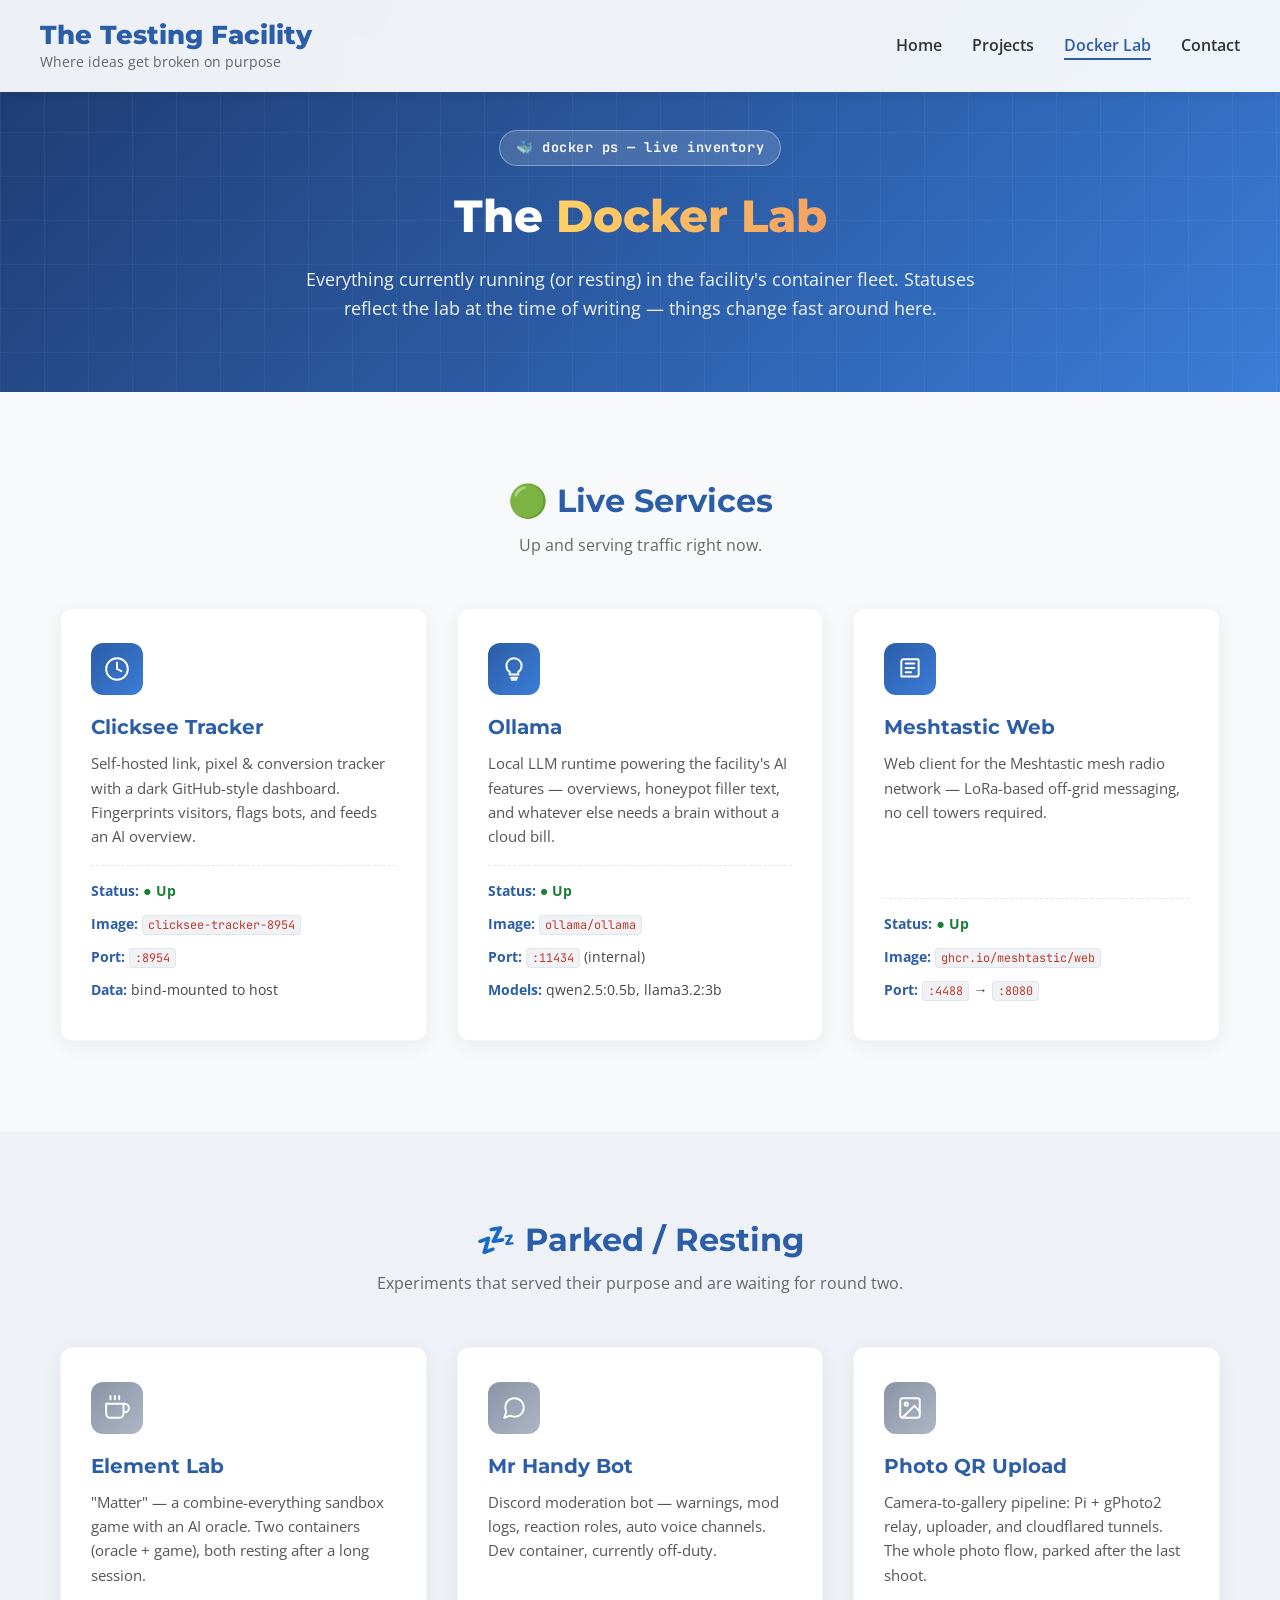
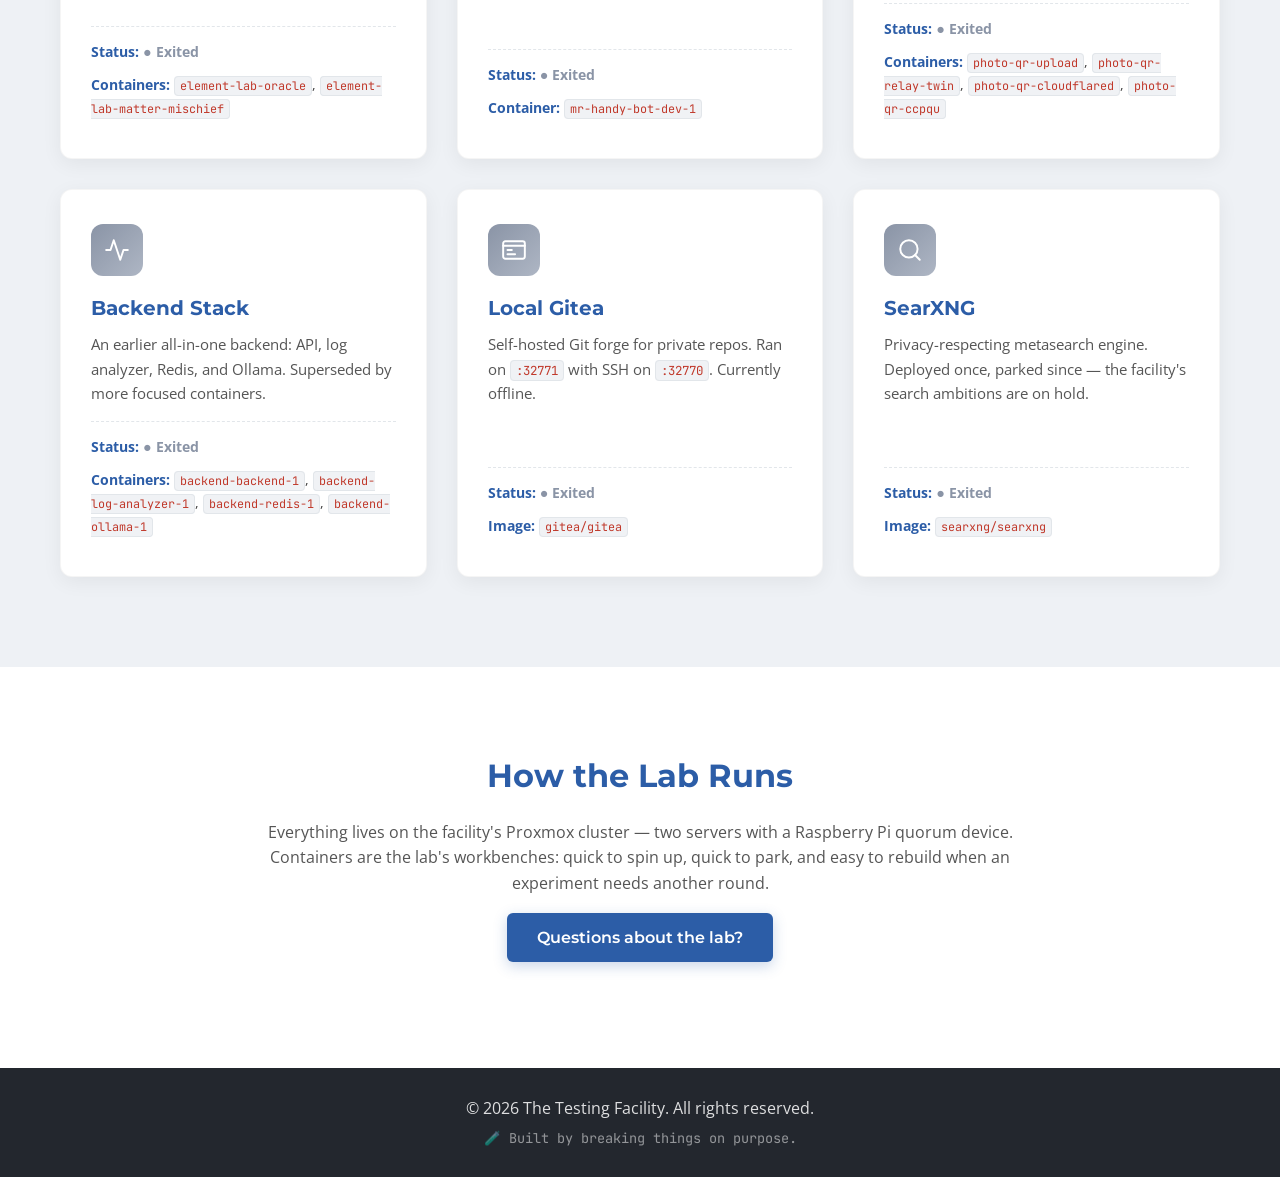
<file: docker.html>
<!DOCTYPE html>
<html lang="en">
<head>
    <meta charset="UTF-8">
    <meta name="viewport" content="width=device-width, initial-scale=1.0">
    <title>Docker Lab — The Testing Facility</title>
    <meta name="description" content="The containers currently running in the Testing Facility lab — live services, parked experiments, and what each one does.">
    <link rel="icon" href="data:image/svg+xml,<svg xmlns='http://www.w3.org/2000/svg' viewBox='0 0 100 100'><text y='.9em' font-size='90'>🐳</text></svg>">
    <link rel="stylesheet" href="styles.css">
    <link rel="preconnect" href="https://fonts.googleapis.com">
    <link rel="preconnect" href="https://fonts.gstatic.com" crossorigin>
    <link href="https://fonts.googleapis.com/css2?family=Montserrat:wght@500;600;700;800&family=Open+Sans:wght@300;400;600&family=JetBrains+Mono:wght@400;600&display=swap" rel="stylesheet">
</head>
<body>

    <header id="top">
        <div class="container">
            <div class="logo">
                <h1>The Testing Facility</h1>
                <p>Where ideas get broken on purpose</p>
            </div>
            <nav aria-label="Primary">
                <ul>
                    <li><a href="index.html">Home</a></li>
                    <li><a href="index.html#projects">Projects</a></li>
                    <li><a href="docker.html" class="active">Docker Lab</a></li>
                    <li><a href="index.html#contact">Contact</a></li>
                </ul>
            </nav>
        </div>
    </header>

    <section class="hero hero-compact">
        <div class="container">
            <div class="hero-content">
                <span class="hero-badge">🐳 docker ps — live inventory</span>
                <h1>The <span class="accent">Docker Lab</span></h1>
                <p>Everything currently running (or resting) in the facility's container fleet. Statuses reflect the lab at the time of writing — things change fast around here.</p>
            </div>
        </div>
    </section>

    <section class="services">
        <div class="container">
            <h2>🟢 Live Services</h2>
            <p class="section-sub">Up and serving traffic right now.</p>
            <div class="service-grid">

                <article class="service-card">
                    <div class="card-icon" aria-hidden="true">
                        <svg viewBox="0 0 24 24" fill="none" stroke="currentColor" stroke-width="1.8" stroke-linecap="round" stroke-linejoin="round"><circle cx="12" cy="12" r="10"/><path d="M12 6v6l4 2"/></svg>
                    </div>
                    <h3>Clicksee Tracker</h3>
                    <p>Self-hosted link, pixel &amp; conversion tracker with a dark GitHub-style dashboard. Fingerprints visitors, flags bots, and feeds an AI overview.</p>
                    <ul class="card-list">
                        <li><strong>Status:</strong> <span class="status-live">● Up</span></li>
                        <li><strong>Image:</strong> <code>clicksee-tracker-8954</code></li>
                        <li><strong>Port:</strong> <code>:8954</code></li>
                        <li><strong>Data:</strong> bind-mounted to host</li>
                    </ul>
                </article>

                <article class="service-card">
                    <div class="card-icon" aria-hidden="true">
                        <svg viewBox="0 0 24 24" fill="none" stroke="currentColor" stroke-width="1.8" stroke-linecap="round" stroke-linejoin="round"><path d="M12 2a7 7 0 0 1 7 7c0 2.4-1.2 4.5-3 5.7V17H8v-2.3C6.2 13.5 5 11.4 5 9a7 7 0 0 1 7-7z"/><line x1="9" y1="20" x2="15" y2="20"/><line x1="10" y1="22" x2="14" y2="22"/></svg>
                    </div>
                    <h3>Ollama</h3>
                    <p>Local LLM runtime powering the facility's AI features — overviews, honeypot filler text, and whatever else needs a brain without a cloud bill.</p>
                    <ul class="card-list">
                        <li><strong>Status:</strong> <span class="status-live">● Up</span></li>
                        <li><strong>Image:</strong> <code>ollama/ollama</code></li>
                        <li><strong>Port:</strong> <code>:11434</code> (internal)</li>
                        <li><strong>Models:</strong> qwen2.5:0.5b, llama3.2:3b</li>
                    </ul>
                </article>

                <article class="service-card">
                    <div class="card-icon" aria-hidden="true">
                        <svg viewBox="0 0 24 24" fill="none" stroke="currentColor" stroke-width="1.8" stroke-linecap="round" stroke-linejoin="round"><path d="M4 19V5a2 2 0 0 1 2-2h13a1 1 0 0 1 1 1v13a2 2 0 0 1-2 2H4z"/><path d="M8 7h8M8 11h8M8 15h5"/></svg>
                    </div>
                    <h3>Meshtastic Web</h3>
                    <p>Web client for the Meshtastic mesh radio network — LoRa-based off-grid messaging, no cell towers required.</p>
                    <ul class="card-list">
                        <li><strong>Status:</strong> <span class="status-live">● Up</span></li>
                        <li><strong>Image:</strong> <code>ghcr.io/meshtastic/web</code></li>
                        <li><strong>Port:</strong> <code>:4488</code> → <code>:8080</code></li>
                    </ul>
                </article>

            </div>
        </div>
    </section>

    <section class="services services-alt">
        <div class="container">
            <h2>💤 Parked / Resting</h2>
            <p class="section-sub">Experiments that served their purpose and are waiting for round two.</p>
            <div class="service-grid">

                <article class="service-card">
                    <div class="card-icon card-icon-dim" aria-hidden="true">
                        <svg viewBox="0 0 24 24" fill="none" stroke="currentColor" stroke-width="1.8" stroke-linecap="round" stroke-linejoin="round"><path d="M18 8h1a4 4 0 0 1 0 8h-1M2 8h16v9a4 4 0 0 1-4 4H6a4 4 0 0 1-4-4V8z"/><line x1="6" y1="1" x2="6" y2="4"/><line x1="10" y1="1" x2="10" y2="4"/><line x1="14" y1="1" x2="14" y2="4"/></svg>
                    </div>
                    <h3>Element Lab</h3>
                    <p>"Matter" — a combine-everything sandbox game with an AI oracle. Two containers (oracle + game), both resting after a long session.</p>
                    <ul class="card-list">
                        <li><strong>Status:</strong> <span class="status-parked">● Exited</span></li>
                        <li><strong>Containers:</strong> <code>element-lab-oracle</code>, <code>element-lab-matter-mischief</code></li>
                    </ul>
                </article>

                <article class="service-card">
                    <div class="card-icon card-icon-dim" aria-hidden="true">
                        <svg viewBox="0 0 24 24" fill="none" stroke="currentColor" stroke-width="1.8" stroke-linecap="round" stroke-linejoin="round"><path d="M21 11.5a8.38 8.38 0 0 1-.9 3.8 8.5 8.5 0 0 1-7.6 4.7 8.38 8.38 0 0 1-3.8-.9L3 21l1.9-5.7a8.38 8.38 0 0 1-.9-3.8 8.5 8.5 0 0 1 4.7-7.6 8.38 8.38 0 0 1 3.8-.9h.5a8.48 8.48 0 0 1 8 8v.5z"/></svg>
                    </div>
                    <h3>Mr Handy Bot</h3>
                    <p>Discord moderation bot — warnings, mod logs, reaction roles, auto voice channels. Dev container, currently off-duty.</p>
                    <ul class="card-list">
                        <li><strong>Status:</strong> <span class="status-parked">● Exited</span></li>
                        <li><strong>Container:</strong> <code>mr-handy-bot-dev-1</code></li>
                    </ul>
                </article>

                <article class="service-card">
                    <div class="card-icon card-icon-dim" aria-hidden="true">
                        <svg viewBox="0 0 24 24" fill="none" stroke="currentColor" stroke-width="1.8" stroke-linecap="round" stroke-linejoin="round"><rect x="3" y="3" width="18" height="18" rx="2"/><circle cx="8.5" cy="8.5" r="1.5"/><path d="m21 15-5-5L5 21"/></svg>
                    </div>
                    <h3>Photo QR Upload</h3>
                    <p>Camera-to-gallery pipeline: Pi + gPhoto2 relay, uploader, and cloudflared tunnels. The whole photo flow, parked after the last shoot.</p>
                    <ul class="card-list">
                        <li><strong>Status:</strong> <span class="status-parked">● Exited</span></li>
                        <li><strong>Containers:</strong> <code>photo-qr-upload</code>, <code>photo-qr-relay-twin</code>, <code>photo-qr-cloudflared</code>, <code>photo-qr-ccpqu</code></li>
                    </ul>
                </article>

                <article class="service-card">
                    <div class="card-icon card-icon-dim" aria-hidden="true">
                        <svg viewBox="0 0 24 24" fill="none" stroke="currentColor" stroke-width="1.8" stroke-linecap="round" stroke-linejoin="round"><path d="M22 12h-4l-3 9L9 3l-3 9H2"/></svg>
                    </div>
                    <h3>Backend Stack</h3>
                    <p>An earlier all-in-one backend: API, log analyzer, Redis, and Ollama. Superseded by more focused containers.</p>
                    <ul class="card-list">
                        <li><strong>Status:</strong> <span class="status-parked">● Exited</span></li>
                        <li><strong>Containers:</strong> <code>backend-backend-1</code>, <code>backend-log-analyzer-1</code>, <code>backend-redis-1</code>, <code>backend-ollama-1</code></li>
                    </ul>
                </article>

                <article class="service-card">
                    <div class="card-icon card-icon-dim" aria-hidden="true">
                        <svg viewBox="0 0 24 24" fill="none" stroke="currentColor" stroke-width="1.8" stroke-linecap="round" stroke-linejoin="round"><path d="M4 4h16c1.1 0 2 .9 2 2v12c0 1.1-.9 2-2 2H4c-1.1 0-2-.9-2-2V6c0-1.1.9-2 2-2z"/><path d="M2 8h20"/><path d="M6 12h4M6 16h7"/></svg>
                    </div>
                    <h3>Local Gitea</h3>
                    <p>Self-hosted Git forge for private repos. Ran on <code>:32771</code> with SSH on <code>:32770</code>. Currently offline.</p>
                    <ul class="card-list">
                        <li><strong>Status:</strong> <span class="status-parked">● Exited</span></li>
                        <li><strong>Image:</strong> <code>gitea/gitea</code></li>
                    </ul>
                </article>

                <article class="service-card">
                    <div class="card-icon card-icon-dim" aria-hidden="true">
                        <svg viewBox="0 0 24 24" fill="none" stroke="currentColor" stroke-width="1.8" stroke-linecap="round" stroke-linejoin="round"><circle cx="11" cy="11" r="8"/><line x1="21" y1="21" x2="16.65" y2="16.65"/></svg>
                    </div>
                    <h3>SearXNG</h3>
                    <p>Privacy-respecting metasearch engine. Deployed once, parked since — the facility's search ambitions are on hold.</p>
                    <ul class="card-list">
                        <li><strong>Status:</strong> <span class="status-parked">● Exited</span></li>
                        <li><strong>Image:</strong> <code>searxng/searxng</code></li>
                    </ul>
                </article>

            </div>
        </div>
    </section>

    <section class="about">
        <div class="container">
            <div class="about-content">
                <h2>How the Lab Runs</h2>
                <p>Everything lives on the facility's Proxmox cluster — two servers with a Raspberry Pi quorum device. Containers are the lab's workbenches: quick to spin up, quick to park, and easy to rebuild when an experiment needs another round.</p>
                <p><a href="index.html#contact" class="btn-primary">Questions about the lab?</a></p>
            </div>
        </div>
    </section>

    <footer>
        <div class="container">
            <p>&copy; <span id="year"></span> The Testing Facility. All rights reserved.</p>
            <p class="footer-tag">🧪 Built by breaking things on purpose.</p>
        </div>
    </footer>

    <script>
        // Dynamically update the year in the footer
        document.getElementById('year').textContent = new Date().getFullYear();
    </script>

</body>
</html>
</file>
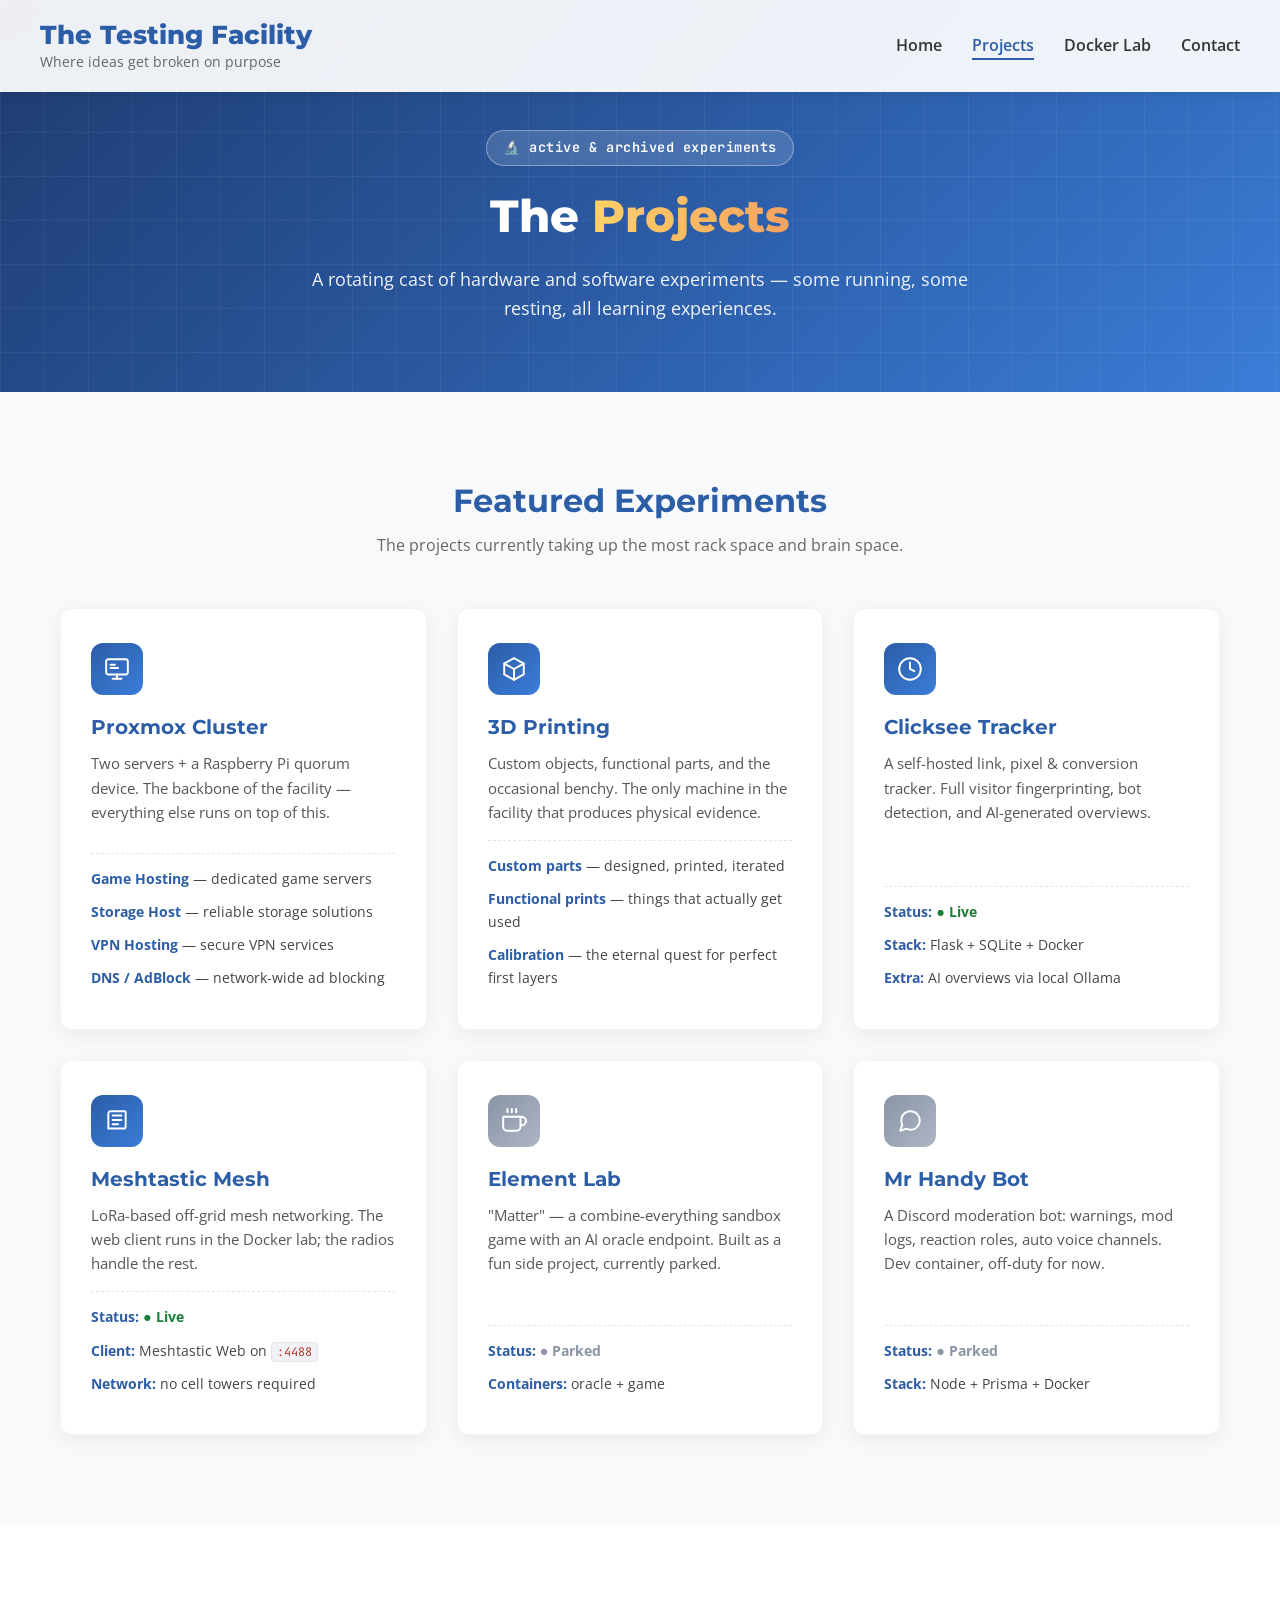
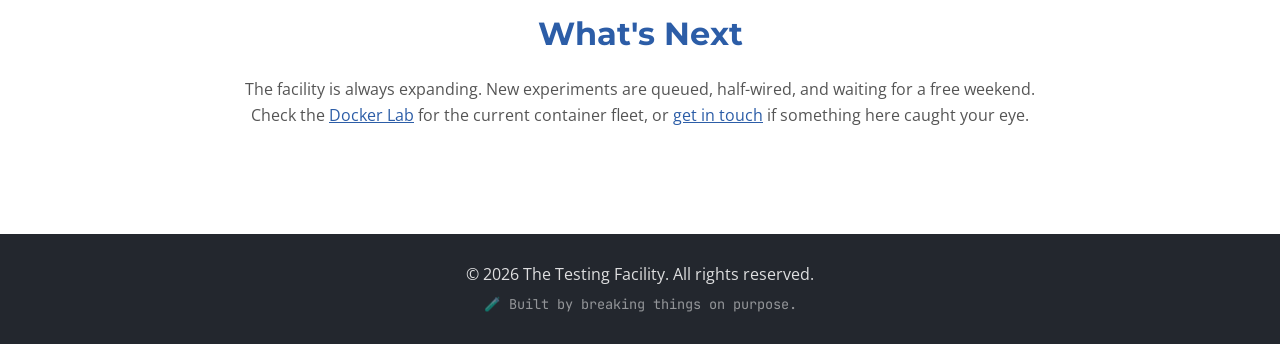
<file: projects.html>
<!DOCTYPE html>
<html lang="en">
<head>
    <meta charset="UTF-8">
    <meta name="viewport" content="width=device-width, initial-scale=1.0">
    <title>Projects — The Testing Facility</title>
    <meta name="description" content="The projects and experiments running at The Testing Facility — Proxmox virtualization, 3D printing, and more.">
    <link rel="icon" href="data:image/svg+xml,<svg xmlns='http://www.w3.org/2000/svg' viewBox='0 0 100 100'><text y='.9em' font-size='90'>🔬</text></svg>">
    <link rel="stylesheet" href="styles.css">
    <link rel="preconnect" href="https://fonts.googleapis.com">
    <link rel="preconnect" href="https://fonts.gstatic.com" crossorigin>
    <link href="https://fonts.googleapis.com/css2?family=Montserrat:wght@500;600;700;800&family=Open+Sans:wght@300;400;600&family=JetBrains+Mono:wght@400;600&display=swap" rel="stylesheet">
</head>
<body>

    <header id="top">
        <div class="container">
            <div class="logo">
                <h1>The Testing Facility</h1>
                <p>Where ideas get broken on purpose</p>
            </div>
            <nav aria-label="Primary">
                <ul>
                    <li><a href="index.html">Home</a></li>
                    <li><a href="projects.html" class="active">Projects</a></li>
                    <li><a href="docker.html">Docker Lab</a></li>
                    <li><a href="index.html#contact">Contact</a></li>
                </ul>
            </nav>
        </div>
    </header>

    <section class="hero hero-compact">
        <div class="container">
            <div class="hero-content">
                <span class="hero-badge">🔬 active &amp; archived experiments</span>
                <h1>The <span class="accent">Projects</span></h1>
                <p>A rotating cast of hardware and software experiments — some running, some resting, all learning experiences.</p>
            </div>
        </div>
    </section>

    <section class="services">
        <div class="container">
            <h2>Featured Experiments</h2>
            <p class="section-sub">The projects currently taking up the most rack space and brain space.</p>
            <div class="service-grid">

                <article class="service-card">
                    <div class="card-icon" aria-hidden="true">
                        <svg viewBox="0 0 24 24" fill="none" stroke="currentColor" stroke-width="1.8" stroke-linecap="round" stroke-linejoin="round"><rect x="2" y="3" width="20" height="14" rx="2"/><line x1="8" y1="21" x2="16" y2="21"/><line x1="12" y1="17" x2="12" y2="21"/><path d="M6 8h4M6 11h7"/></svg>
                    </div>
                    <h3>Proxmox Cluster</h3>
                    <p>Two servers + a Raspberry Pi quorum device. The backbone of the facility — everything else runs on top of this.</p>
                    <ul class="card-list">
                        <li><strong>Game Hosting</strong> — dedicated game servers</li>
                        <li><strong>Storage Host</strong> — reliable storage solutions</li>
                        <li><strong>VPN Hosting</strong> — secure VPN services</li>
                        <li><strong>DNS / AdBlock</strong> — network-wide ad blocking</li>
                    </ul>
                </article>

                <article class="service-card">
                    <div class="card-icon" aria-hidden="true">
                        <svg viewBox="0 0 24 24" fill="none" stroke="currentColor" stroke-width="1.8" stroke-linecap="round" stroke-linejoin="round"><path d="M12 2 3 7v10l9 5 9-5V7l-9-5z"/><path d="M3 7l9 5 9-5M12 12v10"/></svg>
                    </div>
                    <h3>3D Printing</h3>
                    <p>Custom objects, functional parts, and the occasional benchy. The only machine in the facility that produces physical evidence.</p>
                    <ul class="card-list">
                        <li><strong>Custom parts</strong> — designed, printed, iterated</li>
                        <li><strong>Functional prints</strong> — things that actually get used</li>
                        <li><strong>Calibration</strong> — the eternal quest for perfect first layers</li>
                    </ul>
                </article>

                <article class="service-card">
                    <div class="card-icon" aria-hidden="true">
                        <svg viewBox="0 0 24 24" fill="none" stroke="currentColor" stroke-width="1.8" stroke-linecap="round" stroke-linejoin="round"><circle cx="12" cy="12" r="10"/><path d="M12 6v6l4 2"/></svg>
                    </div>
                    <h3>Clicksee Tracker</h3>
                    <p>A self-hosted link, pixel &amp; conversion tracker. Full visitor fingerprinting, bot detection, and AI-generated overviews.</p>
                    <ul class="card-list">
                        <li><strong>Status:</strong> <span class="status-live">● Live</span></li>
                        <li><strong>Stack:</strong> Flask + SQLite + Docker</li>
                        <li><strong>Extra:</strong> AI overviews via local Ollama</li>
                    </ul>
                </article>

                <article class="service-card">
                    <div class="card-icon" aria-hidden="true">
                        <svg viewBox="0 0 24 24" fill="none" stroke="currentColor" stroke-width="1.8" stroke-linecap="round" stroke-linejoin="round"><path d="M4 19V5a2 2 0 0 1 2-2h13a1 1 0 0 1 1 1v13a2 2 0 0 1-2 2H4z"/><path d="M8 7h8M8 11h8M8 15h5"/></svg>
                    </div>
                    <h3>Meshtastic Mesh</h3>
                    <p>LoRa-based off-grid mesh networking. The web client runs in the Docker lab; the radios handle the rest.</p>
                    <ul class="card-list">
                        <li><strong>Status:</strong> <span class="status-live">● Live</span></li>
                        <li><strong>Client:</strong> Meshtastic Web on <code>:4488</code></li>
                        <li><strong>Network:</strong> no cell towers required</li>
                    </ul>
                </article>

                <article class="service-card">
                    <div class="card-icon card-icon-dim" aria-hidden="true">
                        <svg viewBox="0 0 24 24" fill="none" stroke="currentColor" stroke-width="1.8" stroke-linecap="round" stroke-linejoin="round"><path d="M18 8h1a4 4 0 0 1 0 8h-1M2 8h16v9a4 4 0 0 1-4 4H6a4 4 0 0 1-4-4V8z"/><line x1="6" y1="1" x2="6" y2="4"/><line x1="10" y1="1" x2="10" y2="4"/><line x1="14" y1="1" x2="14" y2="4"/></svg>
                    </div>
                    <h3>Element Lab</h3>
                    <p>"Matter" — a combine-everything sandbox game with an AI oracle endpoint. Built as a fun side project, currently parked.</p>
                    <ul class="card-list">
                        <li><strong>Status:</strong> <span class="status-parked">● Parked</span></li>
                        <li><strong>Containers:</strong> oracle + game</li>
                    </ul>
                </article>

                <article class="service-card">
                    <div class="card-icon card-icon-dim" aria-hidden="true">
                        <svg viewBox="0 0 24 24" fill="none" stroke="currentColor" stroke-width="1.8" stroke-linecap="round" stroke-linejoin="round"><path d="M21 11.5a8.38 8.38 0 0 1-.9 3.8 8.5 8.5 0 0 1-7.6 4.7 8.38 8.38 0 0 1-3.8-.9L3 21l1.9-5.7a8.38 8.38 0 0 1-.9-3.8 8.5 8.5 0 0 1 4.7-7.6 8.38 8.38 0 0 1 3.8-.9h.5a8.48 8.48 0 0 1 8 8v.5z"/></svg>
                    </div>
                    <h3>Mr Handy Bot</h3>
                    <p>A Discord moderation bot: warnings, mod logs, reaction roles, auto voice channels. Dev container, off-duty for now.</p>
                    <ul class="card-list">
                        <li><strong>Status:</strong> <span class="status-parked">● Parked</span></li>
                        <li><strong>Stack:</strong> Node + Prisma + Docker</li>
                    </ul>
                </article>

            </div>
        </div>
    </section>

    <section class="about">
        <div class="container">
            <div class="about-content">
                <h2>What's Next</h2>
                <p>The facility is always expanding. New experiments are queued, half-wired, and waiting for a free weekend. Check the <a href="docker.html">Docker Lab</a> for the current container fleet, or <a href="index.html#contact">get in touch</a> if something here caught your eye.</p>
            </div>
        </div>
    </section>

    <footer>
        <div class="container">
            <p>&copy; <span id="year"></span> The Testing Facility. All rights reserved.</p>
            <p class="footer-tag">🧪 Built by breaking things on purpose.</p>
        </div>
    </footer>

    <script>
        // Dynamically update the year in the footer
        document.getElementById('year').textContent = new Date().getFullYear();
    </script>

</body>
</html>
</file>
<file: styles.css>
/* Global Styles */
* {
    margin: 0;
    padding: 0;
    box-sizing: border-box;
}

html {
    scroll-behavior: smooth;
    scroll-padding-top: 90px;
}

body {
    font-family: 'Open Sans', sans-serif;
    line-height: 1.6;
    color: #333;
    background-color: #fff;
}

.container {
    max-width: 1200px;
    margin: 0 auto;
    padding: 0 20px;
}

h1, h2, h3 {
    font-family: 'Montserrat', sans-serif;
    font-weight: 700;
    line-height: 1.2;
}

a {
    color: #2c5da7;
}

.btn-primary {
    display: inline-block;
    background-color: #2c5da7;
    color: white;
    padding: 12px 30px;
    border-radius: 6px;
    text-decoration: none;
    font-weight: 600;
    font-family: 'Montserrat', sans-serif;
    transition: background-color 0.3s ease, transform 0.2s ease, box-shadow 0.3s ease;
    box-shadow: 0 4px 14px rgba(44, 93, 167, 0.25);
}

.btn-primary:hover {
    background-color: #1e447a;
    transform: translateY(-2px);
    box-shadow: 0 6px 20px rgba(44, 93, 167, 0.35);
}

.btn-ghost {
    display: inline-block;
    color: white;
    padding: 12px 30px;
    border-radius: 6px;
    text-decoration: none;
    font-weight: 600;
    font-family: 'Montserrat', sans-serif;
    border: 2px solid rgba(255, 255, 255, 0.6);
    transition: background-color 0.3s ease, border-color 0.3s ease, transform 0.2s ease;
}

.btn-ghost:hover {
    background-color: rgba(255, 255, 255, 0.12);
    border-color: #fff;
    transform: translateY(-2px);
}

/* Header Styles */
header {
    background-color: rgba(255, 255, 255, 0.92);
    backdrop-filter: blur(8px);
    -webkit-backdrop-filter: blur(8px);
    box-shadow: 0 2px 12px rgba(0, 0, 0, 0.08);
    position: fixed;
    width: 100%;
    top: 0;
    z-index: 1000;
}

header .container {
    display: flex;
    justify-content: space-between;
    align-items: center;
    padding: 20px 0;
}

.logo h1 {
    color: #2c5da7;
    font-size: 1.6rem;
    font-weight: 800;
}

.logo p {
    color: #666;
    font-size: 0.85rem;
}

nav ul {
    display: flex;
    list-style: none;
}

nav ul li {
    margin-left: 30px;
}

nav ul li a {
    text-decoration: none;
    color: #333;
    font-weight: 600;
    transition: color 0.3s ease;
}

nav ul li a:hover {
    color: #2c5da7;
}

/* Hero Section */
.hero {
    background: linear-gradient(135deg, #1e3a6e 0%, #2c5da7 55%, #3b7dd8 100%);
    color: white;
    padding: 160px 0 110px;
    text-align: center;
    position: relative;
    overflow: hidden;
}

/* Subtle grid texture over the hero */
.hero::before {
    content: "";
    position: absolute;
    inset: 0;
    background-image:
        linear-gradient(rgba(255, 255, 255, 0.05) 1px, transparent 1px),
        linear-gradient(90deg, rgba(255, 255, 255, 0.05) 1px, transparent 1px);
    background-size: 44px 44px;
    pointer-events: none;
}

.hero-content {
    position: relative;
    z-index: 1;
}

.hero-badge {
    display: inline-block;
    background: rgba(255, 255, 255, 0.14);
    border: 1px solid rgba(255, 255, 255, 0.35);
    padding: 6px 16px;
    border-radius: 999px;
    font-size: 0.85rem;
    font-weight: 600;
    letter-spacing: 0.04em;
    margin-bottom: 24px;
    font-family: 'JetBrains Mono', monospace;
}

.hero-content h1 {
    font-size: 2.8rem;
    margin-bottom: 20px;
    font-weight: 800;
}

.hero-content .accent {
    background: linear-gradient(90deg, #ffd166, #f4a261);
    -webkit-background-clip: text;
    background-clip: text;
    -webkit-text-fill-color: transparent;
    color: transparent;
}

.hero-content p {
    font-size: 1.15rem;
    max-width: 700px;
    margin: 0 auto 34px;
    opacity: 0.92;
}

.hero-actions {
    display: flex;
    gap: 16px;
    justify-content: center;
    flex-wrap: wrap;
}

/* Services Section */
.services {
    padding: 90px 0;
    background-color: #f8f9fa;
}

.services h2 {
    text-align: center;
    font-size: 2rem;
    margin-bottom: 12px;
    color: #2c5da7;
}

.section-sub {
    text-align: center;
    max-width: 640px;
    margin: 0 auto 50px;
    color: #666;
}

.service-grid {
    display: grid;
    grid-template-columns: repeat(auto-fit, minmax(280px, 1fr));
    gap: 30px;
}

.service-card {
    background-color: white;
    padding: 34px 30px;
    border-radius: 12px;
    box-shadow: 0 5px 20px rgba(0, 0, 0, 0.06);
    text-align: left;
    transition: transform 0.3s ease, box-shadow 0.3s ease;
    border: 1px solid rgba(0, 0, 0, 0.04);
    display: flex;
    flex-direction: column;
}

.service-card:hover {
    transform: translateY(-8px);
    box-shadow: 0 14px 34px rgba(0, 0, 0, 0.1);
}

.card-icon {
    width: 52px;
    height: 52px;
    border-radius: 12px;
    background: linear-gradient(135deg, #2c5da7, #3b7dd8);
    color: white;
    display: flex;
    align-items: center;
    justify-content: center;
    margin-bottom: 20px;
}

.card-icon svg {
    width: 26px;
    height: 26px;
}

.service-card h3 {
    color: #2c5da7;
    margin-bottom: 12px;
    font-size: 1.25rem;
}

.service-card p {
    color: #555;
    font-size: 0.95rem;
    margin-bottom: 16px;
}

.card-list {
    list-style: none;
    margin-top: auto;
    padding-top: 8px;
    border-top: 1px dashed #e2e6ea;
}

.card-list li {
    padding: 5px 0;
    font-size: 0.9rem;
    color: #444;
}

.card-list li strong {
    color: #2c5da7;
}

/* About Section */
.about {
    padding: 90px 0;
    background-color: white;
}

.about-content {
    max-width: 800px;
    margin: 0 auto;
    text-align: center;
}

.about-content h2 {
    color: #2c5da7;
    margin-bottom: 24px;
    font-size: 2rem;
}

.about-content p {
    color: #555;
    margin-bottom: 16px;
}

/* Contact Section */
.contact {
    padding: 90px 0;
    background-color: #f8f9fa;
}

.contact h2 {
    text-align: center;
    font-size: 2rem;
    margin-bottom: 50px;
    color: #2c5da7;
}

.contact-content {
    display: grid;
    grid-template-columns: repeat(auto-fit, minmax(300px, 1fr));
    gap: 50px;
    max-width: 900px;
    margin: 0 auto;
}

.contact-info h3 {
    color: #2c5da7;
    margin-bottom: 20px;
}

.contact-info p {
    margin-bottom: 12px;
}

.contact-info a {
    font-weight: 600;
}

.contact-aside {
    background: white;
    border: 1px solid rgba(0, 0, 0, 0.05);
    border-radius: 12px;
    padding: 28px;
    box-shadow: 0 5px 20px rgba(0, 0, 0, 0.05);
    align-self: start;
}

.contact-aside p {
    margin-bottom: 18px;
    color: #555;
}

/* Footer */
footer {
    background-color: #23272e;
    color: rgba(255, 255, 255, 0.85);
    text-align: center;
    padding: 28px 0;
}

.footer-tag {
    margin-top: 6px;
    font-size: 0.85rem;
    opacity: 0.6;
    font-family: 'JetBrains Mono', monospace;
}

/* Responsive Design */
@media (max-width: 768px) {
    header .container {
        flex-direction: column;
        text-align: center;
    }

    nav ul {
        margin-top: 14px;
    }

    nav ul li {
        margin: 0 12px;
    }

    .hero {
        padding: 130px 0 80px;
    }

    .hero-content h1 {
        font-size: 2rem;
    }

    .hero-content p {
        font-size: 1rem;
    }

    .hero-actions {
        flex-direction: column;
        align-items: center;
    }
}

/* Reduced motion */
@media (prefers-reduced-motion: reduce) {
    html {
        scroll-behavior: auto;
    }

    * {
        transition: none !important;
        animation: none !important;
    }
}

/* ── Page variants ─────────────────────────────── */
/* Compact hero for sub-pages */
.hero-compact {
    padding: 130px 0 70px;
}

.hero-compact .hero-content p {
    margin-bottom: 0;
}

/* Alternate section background */
.services-alt {
    background-color: #eef1f5;
}

/* Active nav link */
nav ul li a.active {
    color: #2c5da7;
    border-bottom: 2px solid #2c5da7;
    padding-bottom: 2px;
}

/* Dimmmed icon for parked/resting cards */
.card-icon-dim {
    background: linear-gradient(135deg, #8a94a6, #aeb6c4);
}

/* Status pills */
.status-live {
    color: #1a7f37;
    font-weight: 700;
}

.status-parked {
    color: #8a94a6;
    font-weight: 700;
}

/* Inline code in cards */
.service-card code {
    font-family: 'JetBrains Mono', monospace;
    font-size: 0.82em;
    background: #f0f2f5;
    border: 1px solid #e2e6ea;
    border-radius: 4px;
    padding: 1px 5px;
    color: #c0392b;
}
</file>
